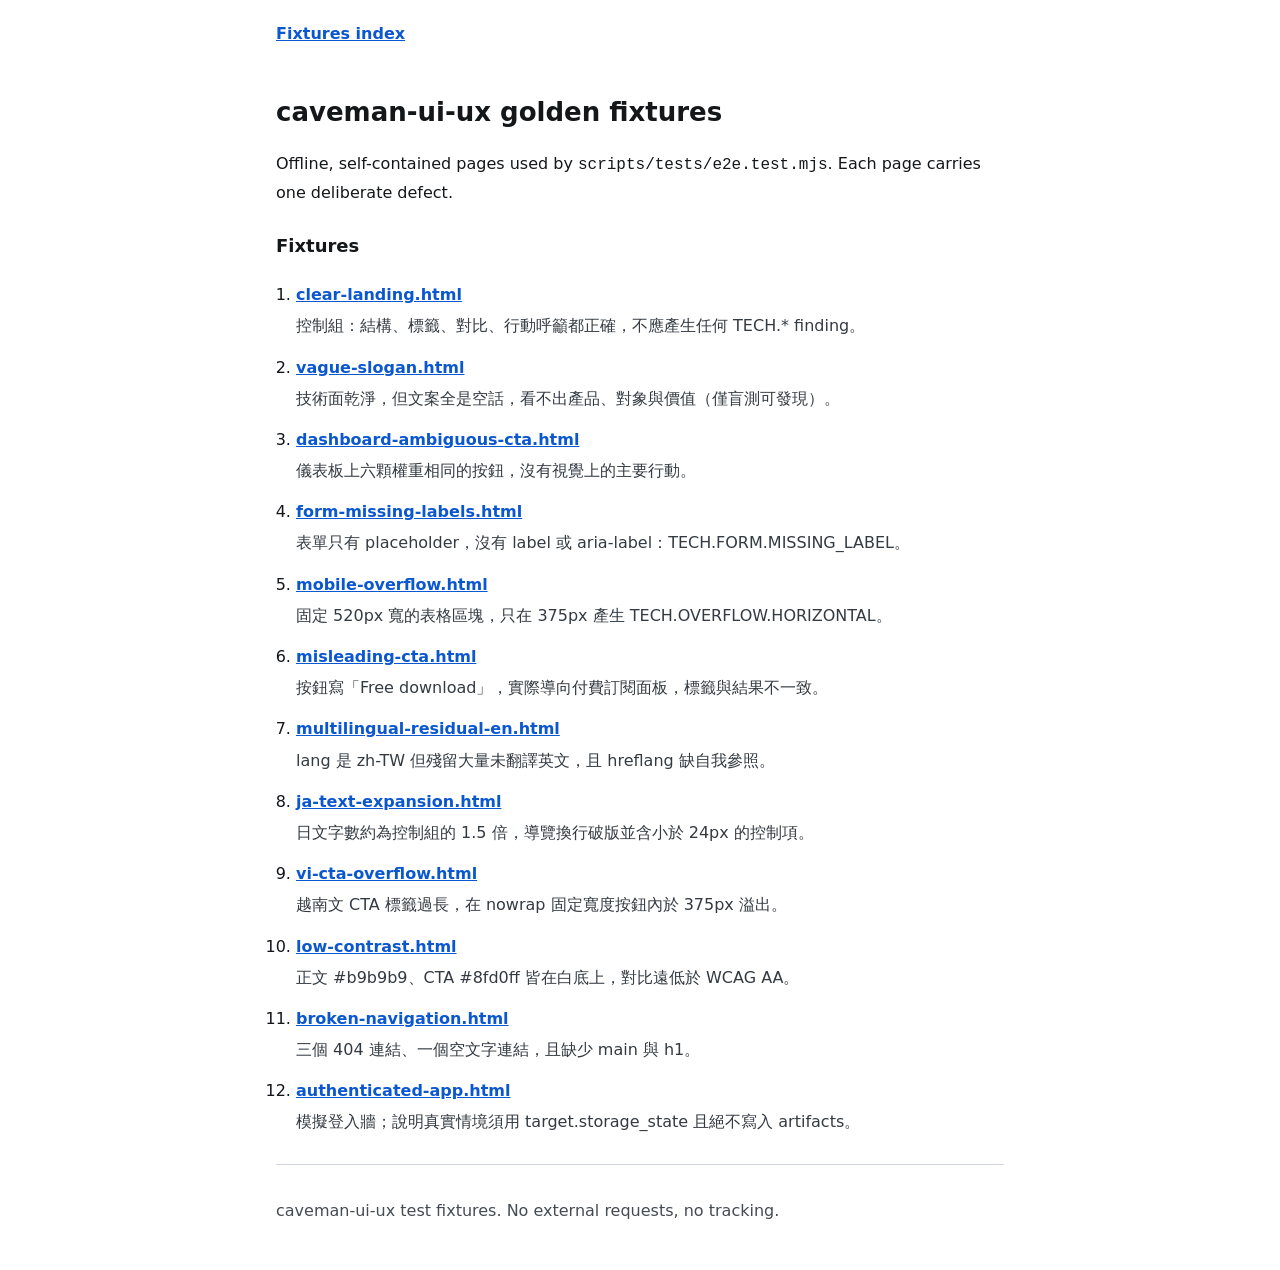
<file: scripts/tests/fixtures/index.html>
<!doctype html>
<html lang="en">
<head>
<meta charset="utf-8">
<meta name="viewport" content="width=device-width, initial-scale=1">
<meta name="description" content="caveman-ui-ux golden fixtures index.">
<title>caveman-ui-ux golden fixtures</title>
<style>
  *, *::before, *::after { box-sizing: border-box; }
  body { margin: 0; font: 16px/1.7 system-ui, "Noto Sans TC", sans-serif; color: #14171a; background: #fff; }
  .wrap { max-width: 760px; margin: 0 auto; padding: 16px; }
  nav ul { list-style: none; display: flex; gap: 8px; margin: 0; padding: 0; }
  nav a { display: inline-block; padding: 10px 12px; min-height: 44px; color: #14171a; }
  h1 { font-size: 26px; margin: 20px 0 8px; }
  h2 { font-size: 18px; margin: 24px 0 8px; }
  ol { padding-left: 20px; }
  li { margin: 0 0 10px; }
  li a { display: inline-block; padding: 4px 0; font-weight: 700; color: #0b57d0; }
  .note { display: block; color: #333a42; }
  footer { border-top: 1px solid #d0d5dd; margin-top: 28px; padding: 16px 0; color: #444b53; }
</style>
</head>
<body>
<div class="wrap">
  <header>
    <nav aria-label="Main"><ul><li><a href="./index.html">Fixtures index</a></li></ul></nav>
  </header>

  <main>
    <h1>caveman-ui-ux golden fixtures</h1>
    <p>Offline, self-contained pages used by <code>scripts/tests/e2e.test.mjs</code>. Each page
      carries one deliberate defect.</p>

    <h2>Fixtures</h2>
    <ol>
      <li><a href="./clear-landing.html">clear-landing.html</a>
        <span class="note">控制組：結構、標籤、對比、行動呼籲都正確，不應產生任何 TECH.* finding。</span></li>
      <li><a href="./vague-slogan.html">vague-slogan.html</a>
        <span class="note">技術面乾淨，但文案全是空話，看不出產品、對象與價值（僅盲測可發現）。</span></li>
      <li><a href="./dashboard-ambiguous-cta.html">dashboard-ambiguous-cta.html</a>
        <span class="note">儀表板上六顆權重相同的按鈕，沒有視覺上的主要行動。</span></li>
      <li><a href="./form-missing-labels.html">form-missing-labels.html</a>
        <span class="note">表單只有 placeholder，沒有 label 或 aria-label：TECH.FORM.MISSING_LABEL。</span></li>
      <li><a href="./mobile-overflow.html">mobile-overflow.html</a>
        <span class="note">固定 520px 寬的表格區塊，只在 375px 產生 TECH.OVERFLOW.HORIZONTAL。</span></li>
      <li><a href="./misleading-cta.html">misleading-cta.html</a>
        <span class="note">按鈕寫「Free download」，實際導向付費訂閱面板，標籤與結果不一致。</span></li>
      <li><a href="./multilingual-residual-en.html">multilingual-residual-en.html</a>
        <span class="note">lang 是 zh-TW 但殘留大量未翻譯英文，且 hreflang 缺自我參照。</span></li>
      <li><a href="./ja-text-expansion.html">ja-text-expansion.html</a>
        <span class="note">日文字數約為控制組的 1.5 倍，導覽換行破版並含小於 24px 的控制項。</span></li>
      <li><a href="./vi-cta-overflow.html">vi-cta-overflow.html</a>
        <span class="note">越南文 CTA 標籤過長，在 nowrap 固定寬度按鈕內於 375px 溢出。</span></li>
      <li><a href="./low-contrast.html">low-contrast.html</a>
        <span class="note">正文 #b9b9b9、CTA #8fd0ff 皆在白底上，對比遠低於 WCAG AA。</span></li>
      <li><a href="./broken-navigation.html">broken-navigation.html</a>
        <span class="note">三個 404 連結、一個空文字連結，且缺少 main 與 h1。</span></li>
      <li><a href="./authenticated-app.html">authenticated-app.html</a>
        <span class="note">模擬登入牆；說明真實情境須用 target.storage_state 且絕不寫入 artifacts。</span></li>
    </ol>
  </main>

  <footer><p>caveman-ui-ux test fixtures. No external requests, no tracking.</p></footer>
</div>
</body>
</html>
</file>
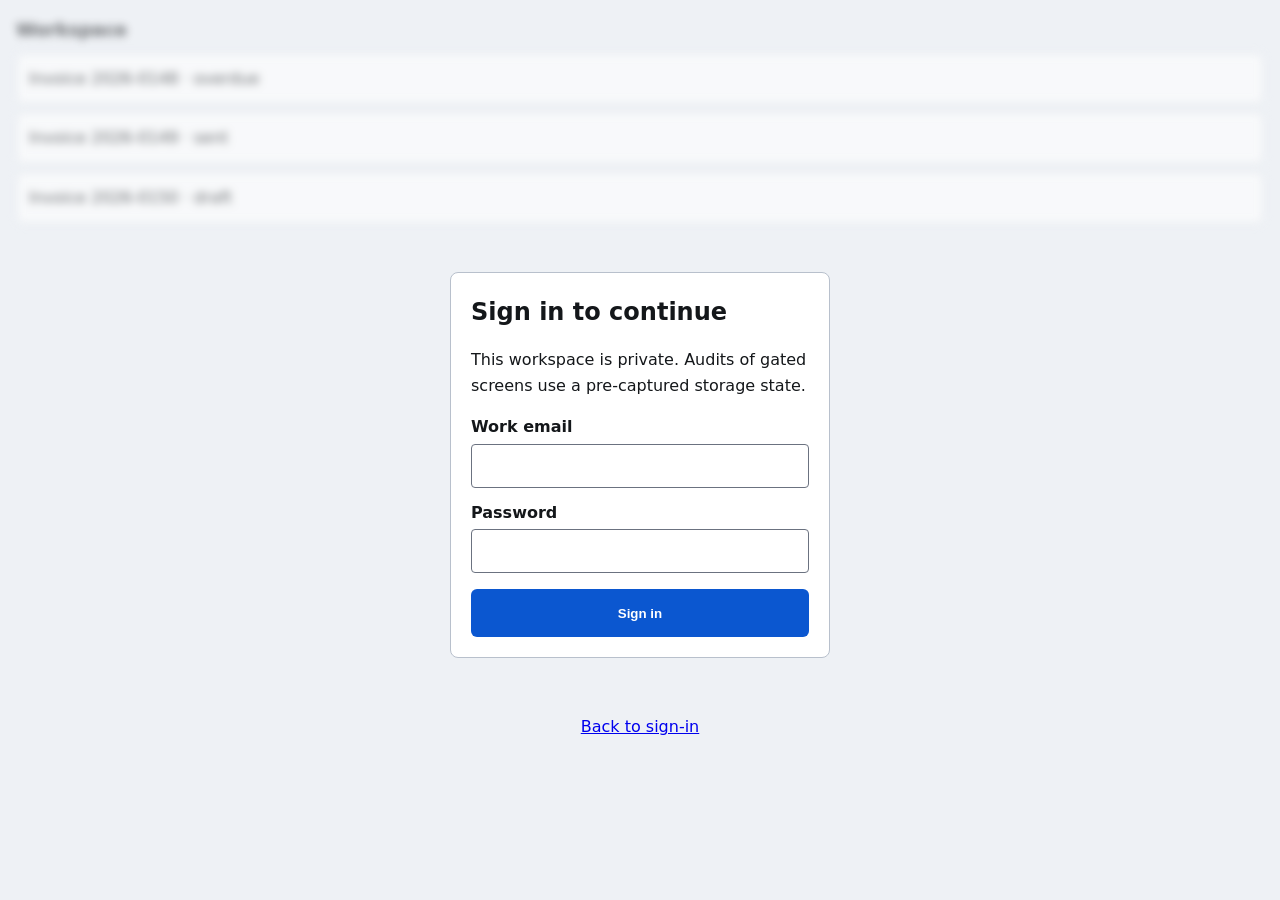
<file: scripts/tests/fixtures/authenticated-app.html>
<!doctype html>
<html lang="en">
<head>
<meta charset="utf-8">
<meta name="viewport" content="width=device-width, initial-scale=1">
<meta name="description" content="Sign in to the Ledgerly workspace.">
<title>Sign in — Ledgerly</title>
<!--
  Fixture purpose: simulate a gated app screen so the pipeline can be exercised against a
  login wall without any real credentials.

  A REAL authenticated target is never reached by typing credentials into the page. Configure
  target.storage_state in caveman.config.yaml and point it at a Playwright storage-state file
  produced outside this tool:

      target:
        storage_state: ./.auth/storage-state.json

  SPEC-001 §11: the storage state (cookies, localStorage, bearer tokens) is a secret. It MUST
  NEVER be copied into .caveman-ui-ux/runs/**, into run.json, into blind-payload.json, into any
  report, or into a screenshot. Redact any element that renders a session value using
  privacy.redact_selectors before capture.
-->
<style>
  *, *::before, *::after { box-sizing: border-box; }
  body { margin: 0; font: 16px/1.6 system-ui, sans-serif; color: #14171a; background: #eef1f5; }
  .shell { filter: blur(4px); opacity: 0.6; padding: 16px; }
  .shell h2 { font-size: 18px; margin: 0 0 8px; }
  .row { background: #fff; border: 1px solid #d0d5dd; border-radius: 6px; padding: 12px; margin: 0 0 8px; }
  .panel { max-width: 380px; margin: 24px auto; background: #fff; border: 1px solid #b8c0cc;
    border-radius: 8px; padding: 20px; }
  h1 { font-size: 24px; margin: 0 0 12px; }
  label { display: block; font-weight: 600; margin: 12px 0 4px; }
  input { width: 100%; min-height: 44px; padding: 10px; border: 1px solid #6b7280;
    border-radius: 4px; font-size: 16px; }
  button { width: 100%; min-height: 48px; margin-top: 16px; background: #0b57d0; color: #fff;
    font-weight: 700; border: 0; border-radius: 6px; }
  footer { text-align: center; padding: 16px; color: #444b53; }
</style>
</head>
<body>
<div class="shell" aria-hidden="true">
  <h2>Workspace</h2>
  <div class="row">Invoice 2026-0148 &middot; overdue</div>
  <div class="row">Invoice 2026-0149 &middot; sent</div>
  <div class="row">Invoice 2026-0150 &middot; draft</div>
</div>

<main>
  <div class="panel">
    <h1>Sign in to continue</h1>
    <p>This workspace is private. Audits of gated screens use a pre-captured storage state.</p>
    <form action="./index.html" method="get">
      <label for="workspace-email">Work email</label>
      <input id="workspace-email" name="email" type="email" autocomplete="username" required>
      <label for="workspace-password">Password</label>
      <input id="workspace-password" name="password" type="password" autocomplete="current-password" required>
      <button type="submit">Sign in</button>
    </form>
  </div>
</main>

<footer><p><a href="./authenticated-app.html">Back to sign-in</a></p></footer>
</body>
</html>
</file>
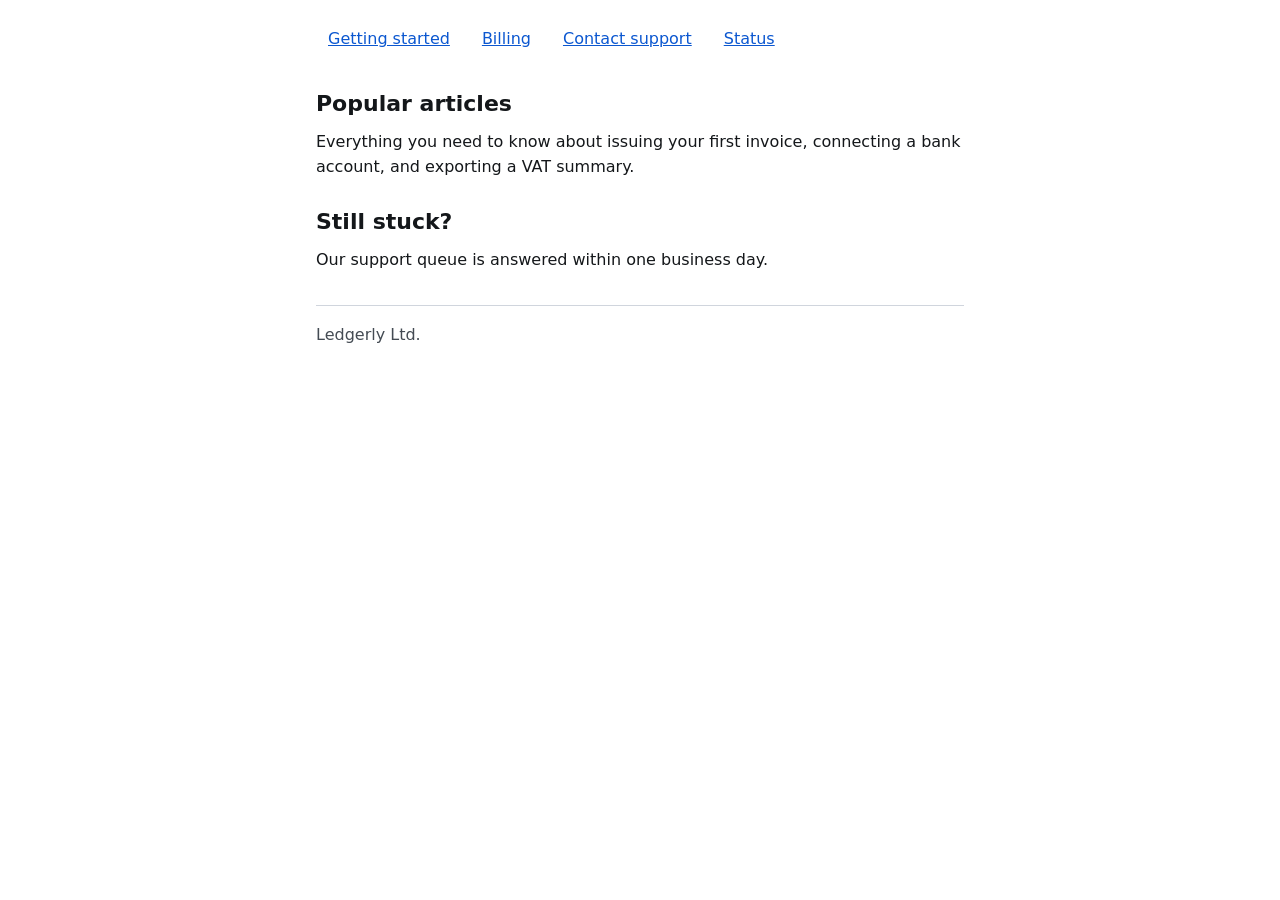
<file: scripts/tests/fixtures/broken-navigation.html>
<!doctype html>
<html lang="en">
<head>
<meta charset="utf-8">
<meta name="viewport" content="width=device-width, initial-scale=1">
<meta name="description" content="Help centre index.">
<title>Help centre</title>
<style>
  *, *::before, *::after { box-sizing: border-box; }
  body { margin: 0; font: 16px/1.6 system-ui, sans-serif; color: #14171a; background: #fff; }
  .wrap { max-width: 680px; margin: 0 auto; padding: 16px; }
  nav ul { list-style: none; display: flex; flex-wrap: wrap; gap: 8px; margin: 0; padding: 0; }
  nav a { display: inline-block; padding: 10px 12px; min-height: 44px; color: #0b57d0; }
  h2 { font-size: 22px; margin: 24px 0 8px; }
  p { margin: 0 0 12px; }
  footer { border-top: 1px solid #d0d5dd; margin-top: 32px; padding: 16px 0; color: #444b53; }
</style>
</head>
<body>
<div class="wrap">
  <header>
    <!-- Defect A: three links to files that do not exist -> TECH.LINK.BROKEN (HTTP 404). -->
    <nav aria-label="Main">
      <ul>
        <li><a href="./does-not-exist-1.html">Getting started</a></li>
        <li><a href="./does-not-exist-2.html">Billing</a></li>
        <li><a href="./does-not-exist-3.html">Contact support</a></li>
        <li><a href="./does-not-exist-4.html">Status</a></li>
      </ul>
    </nav>
  </header>

  <!-- Defect B: no <main> and no role="main" -> TECH.NAV.NO_MAIN. -->
  <!-- Defect C: no <h1> anywhere on the page -> TECH.HEADING.MISSING_H1. -->
  <div>
    <h2>Popular articles</h2>
    <p>Everything you need to know about issuing your first invoice, connecting a bank account,
      and exporting a VAT summary.</p>

    <!-- Defect D: an anchor with no text and no aria-label -> TECH.LINK.EMPTY_TEXT. -->
    <p><a href="./does-not-exist-5.html"></a></p>

    <h2>Still stuck?</h2>
    <p>Our support queue is answered within one business day.</p>
  </div>

  <footer><p>Ledgerly Ltd.</p></footer>
</div>
</body>
</html>
</file>
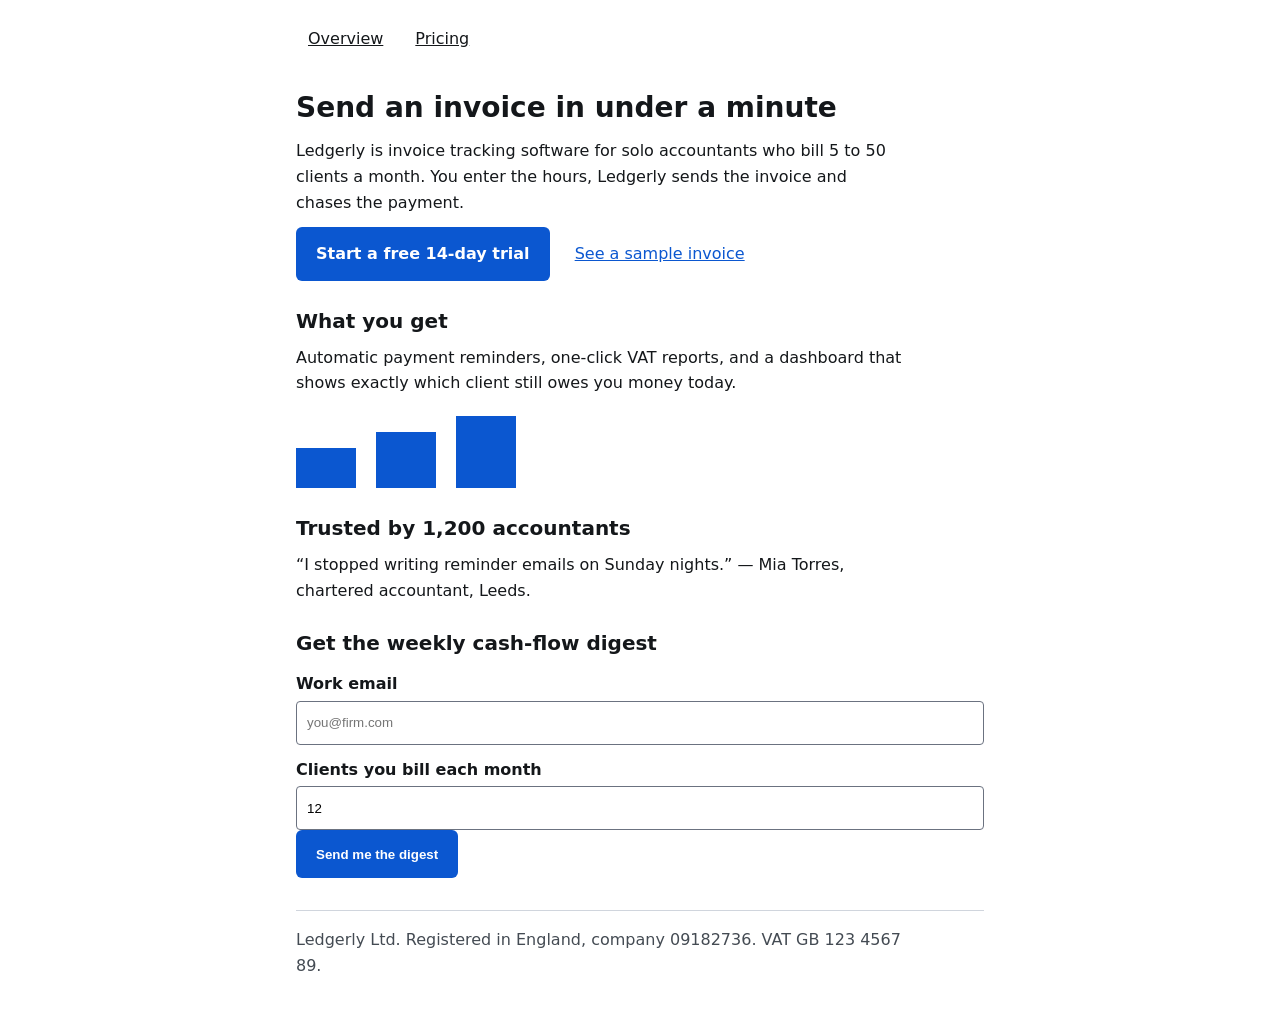
<file: scripts/tests/fixtures/clear-landing.html>
<!doctype html>
<html lang="en">
<head>
<meta charset="utf-8">
<meta name="viewport" content="width=device-width, initial-scale=1">
<meta name="description" content="Invoice tracking for solo accountants. Send an invoice in under a minute.">
<title>Ledgerly — Invoice tracking for solo accountants</title>
<style>
  *, *::before, *::after { box-sizing: border-box; }
  body { margin: 0; font: 16px/1.6 system-ui, sans-serif; color: #14171a; background: #fff; }
  .wrap { max-width: 720px; margin: 0 auto; padding: 16px; }
  nav ul { list-style: none; display: flex; flex-wrap: wrap; gap: 8px; margin: 0; padding: 0; }
  nav a { display: inline-block; padding: 10px 12px; min-height: 44px; color: #14171a; }
  h1 { font-size: 28px; margin: 24px 0 8px; }
  h2 { font-size: 20px; margin: 24px 0 8px; }
  p { margin: 0 0 12px; max-width: 60ch; }
  .cta { display: inline-block; min-height: 48px; padding: 14px 20px; background: #0b57d0;
         color: #fff; font-weight: 700; border: 0; border-radius: 6px; text-decoration: none; }
  .ghost { display: inline-block; min-height: 48px; padding: 14px 20px; color: #0b57d0; }
  label { display: block; font-weight: 600; margin: 12px 0 4px; }
  input { width: 100%; min-height: 44px; padding: 10px; border: 1px solid #6b7280; border-radius: 4px; }
  footer { border-top: 1px solid #d0d5dd; margin-top: 32px; padding: 16px 0; color: #444b53; }
  svg { display: block; max-width: 100%; height: auto; }
</style>
</head>
<body>
<div class="wrap">
  <header>
    <nav aria-label="Main">
      <ul>
        <li><a href="./clear-landing.html">Overview</a></li>
        <li><a href="./clear-landing.html">Pricing</a></li>
      </ul>
    </nav>
  </header>

  <main>
    <h1>Send an invoice in under a minute</h1>
    <p>Ledgerly is invoice tracking software for solo accountants who bill 5 to 50 clients
      a month. You enter the hours, Ledgerly sends the invoice and chases the payment.</p>
    <p><a class="cta" href="./clear-landing.html">Start a free 14-day trial</a>
       <a class="ghost" href="./clear-landing.html">See a sample invoice</a></p>

    <h2>What you get</h2>
    <p>Automatic payment reminders, one-click VAT reports, and a dashboard that shows exactly
      which client still owes you money today.</p>
    <svg width="240" height="80" viewBox="0 0 240 80" role="img" aria-label="Three invoices paid on time">
      <rect x="0" y="40" width="60" height="40" fill="#0b57d0"></rect>
      <rect x="80" y="24" width="60" height="56" fill="#0b57d0"></rect>
      <rect x="160" y="8" width="60" height="72" fill="#0b57d0"></rect>
    </svg>

    <h2>Trusted by 1,200 accountants</h2>
    <p>&ldquo;I stopped writing reminder emails on Sunday nights.&rdquo; — Mia Torres, chartered accountant, Leeds.</p>

    <h2>Get the weekly cash-flow digest</h2>
    <form action="./index.html" method="get">
      <label for="email">Work email</label>
      <input id="email" name="email" type="email" placeholder="you@firm.com" required>
      <label for="clients">Clients you bill each month</label>
      <input id="clients" name="clients" type="number" min="1" max="500" value="12">
      <p><button class="cta" type="submit">Send me the digest</button></p>
    </form>
  </main>

  <footer>
    <p>Ledgerly Ltd. Registered in England, company 09182736. VAT GB 123 4567 89.</p>
  </footer>
</div>
</body>
</html>
</file>
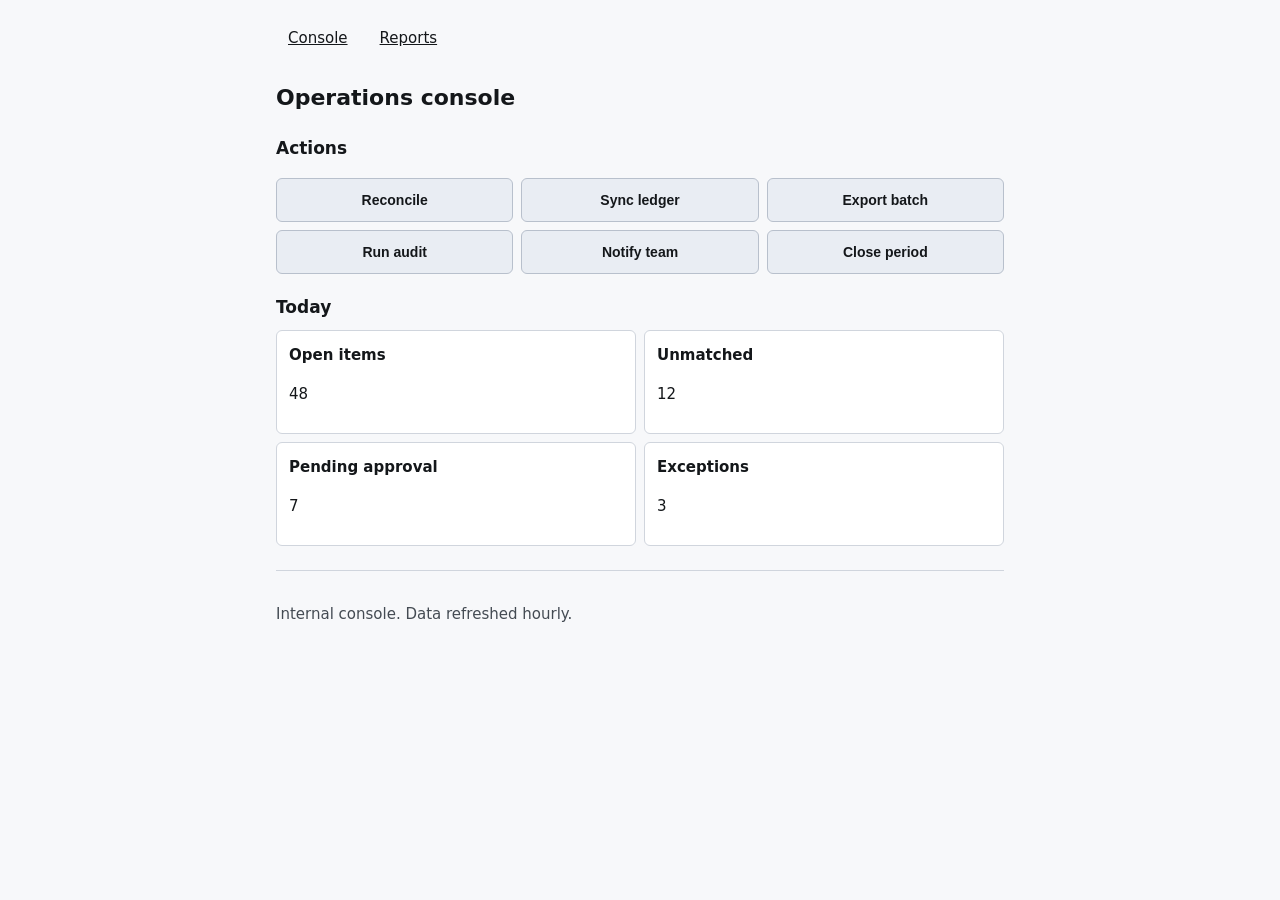
<file: scripts/tests/fixtures/dashboard-ambiguous-cta.html>
<!doctype html>
<html lang="en">
<head>
<meta charset="utf-8">
<meta name="viewport" content="width=device-width, initial-scale=1">
<meta name="description" content="Operations console overview.">
<title>Operations console</title>
<style>
  *, *::before, *::after { box-sizing: border-box; }
  body { margin: 0; font: 15px/1.6 system-ui, sans-serif; color: #14171a; background: #f7f8fa; }
  .wrap { max-width: 760px; margin: 0 auto; padding: 16px; }
  nav ul { list-style: none; display: flex; flex-wrap: wrap; gap: 8px; margin: 0; padding: 0; }
  nav a { display: inline-block; padding: 10px 12px; min-height: 44px; color: #14171a; }
  h1 { font-size: 22px; margin: 20px 0 12px; }
  h2 { font-size: 17px; margin: 20px 0 8px; }
  .cards { display: flex; flex-wrap: wrap; gap: 8px; }
  .card { flex: 1 1 45%; background: #fff; border: 1px solid #d0d5dd; border-radius: 6px; padding: 12px; }
  .actions { display: flex; flex-wrap: wrap; gap: 8px; margin: 16px 0; }
  /* Six buttons, identical weight: no visual primary action. */
  .actions button { flex: 1 1 30%; min-height: 44px; padding: 12px 10px; font-size: 14px;
    font-weight: 600; color: #14171a; background: #e9edf3; border: 1px solid #b8c0cc; border-radius: 6px; }
  footer { border-top: 1px solid #d0d5dd; margin-top: 24px; padding: 16px 0; color: #444b53; }
</style>
</head>
<body>
<div class="wrap">
  <header>
    <nav aria-label="Main">
      <ul>
        <li><a href="./dashboard-ambiguous-cta.html">Console</a></li>
        <li><a href="./dashboard-ambiguous-cta.html">Reports</a></li>
      </ul>
    </nav>
  </header>

  <main>
    <h1>Operations console</h1>

    <h2>Actions</h2>
    <div class="actions">
      <button type="button">Reconcile</button>
      <button type="button">Sync ledger</button>
      <button type="button">Export batch</button>
      <button type="button">Run audit</button>
      <button type="button">Notify team</button>
      <button type="button">Close period</button>
    </div>

    <h2>Today</h2>
    <div class="cards">
      <div class="card"><strong>Open items</strong><p>48</p></div>
      <div class="card"><strong>Unmatched</strong><p>12</p></div>
      <div class="card"><strong>Pending approval</strong><p>7</p></div>
      <div class="card"><strong>Exceptions</strong><p>3</p></div>
    </div>
  </main>

  <footer><p>Internal console. Data refreshed hourly.</p></footer>
</div>
</body>
</html>
</file>
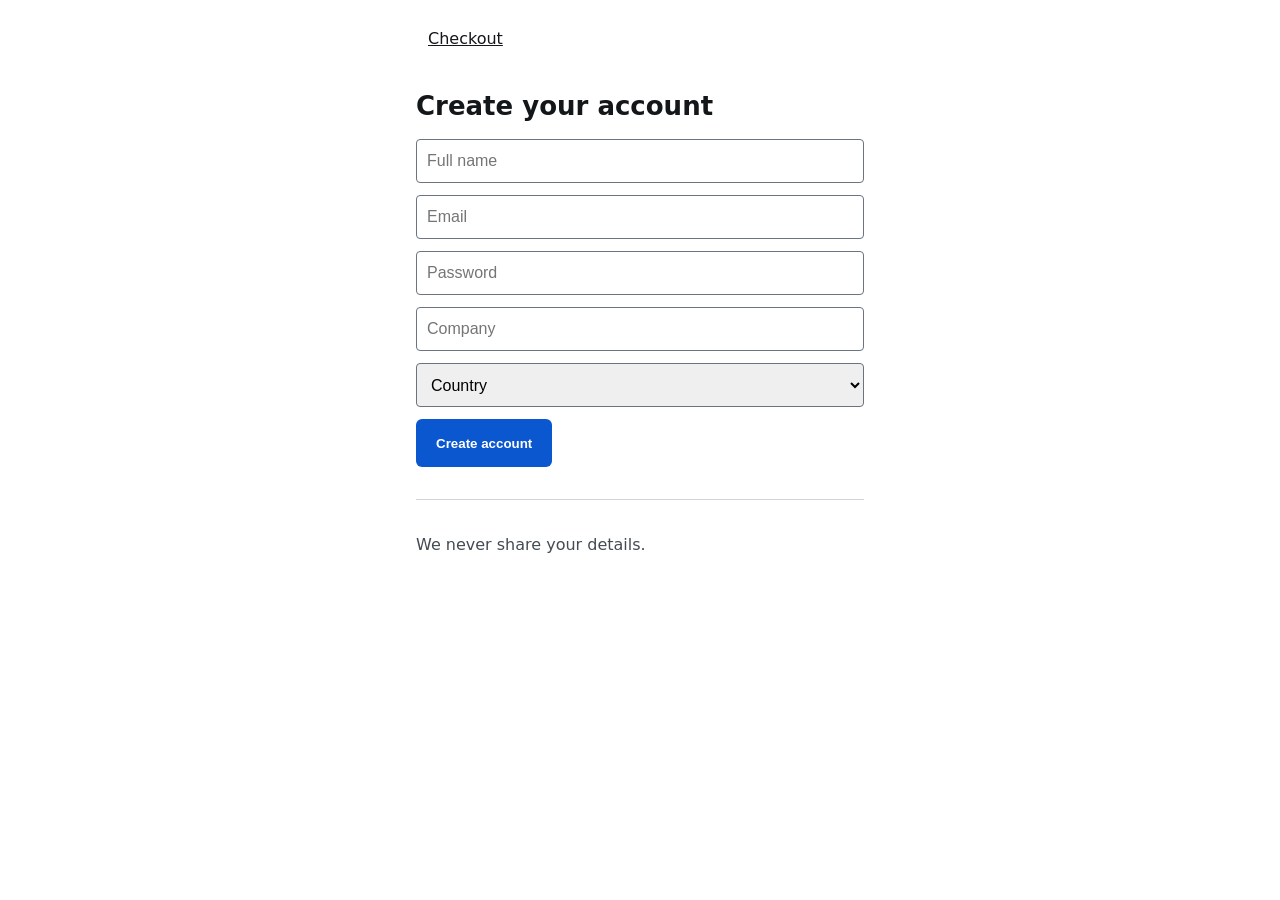
<file: scripts/tests/fixtures/form-missing-labels.html>
<!doctype html>
<html lang="en">
<head>
<meta charset="utf-8">
<meta name="viewport" content="width=device-width, initial-scale=1">
<meta name="description" content="Account signup form.">
<title>Create your account</title>
<style>
  *, *::before, *::after { box-sizing: border-box; }
  body { margin: 0; font: 16px/1.6 system-ui, sans-serif; color: #14171a; background: #fff; }
  .wrap { max-width: 480px; margin: 0 auto; padding: 16px; }
  nav ul { list-style: none; display: flex; gap: 8px; margin: 0; padding: 0; }
  nav a { display: inline-block; padding: 10px 12px; min-height: 44px; color: #14171a; }
  h1 { font-size: 26px; margin: 24px 0 12px; }
  input, select { width: 100%; min-height: 44px; padding: 10px; margin: 0 0 12px;
    border: 1px solid #6b7280; border-radius: 4px; font-size: 16px; }
  button { min-height: 48px; padding: 14px 20px; background: #0b57d0; color: #fff;
    font-weight: 700; border: 0; border-radius: 6px; }
  footer { border-top: 1px solid #d0d5dd; margin-top: 32px; padding: 16px 0; color: #444b53; }
</style>
</head>
<body>
<div class="wrap">
  <header>
    <nav aria-label="Main"><ul><li><a href="./form-missing-labels.html">Checkout</a></li></ul></nav>
  </header>

  <main>
    <h1>Create your account</h1>
    <!-- Defect: every control is placeholder-only. No <label>, no aria-label,
         no aria-labelledby, no title. Expect TECH.FORM.MISSING_LABEL on 5 controls. -->
    <form action="./index.html" method="get">
      <input name="full_name" type="text" placeholder="Full name">
      <input name="email" type="email" placeholder="Email">
      <input name="password" type="password" placeholder="Password">
      <input name="company" type="text" placeholder="Company">
      <select name="country">
        <option value="">Country</option>
        <option value="tw">Taiwan</option>
        <option value="jp">Japan</option>
        <option value="vn">Vietnam</option>
      </select>
      <button type="submit">Create account</button>
    </form>
  </main>

  <footer><p>We never share your details.</p></footer>
</div>
</body>
</html>
</file>
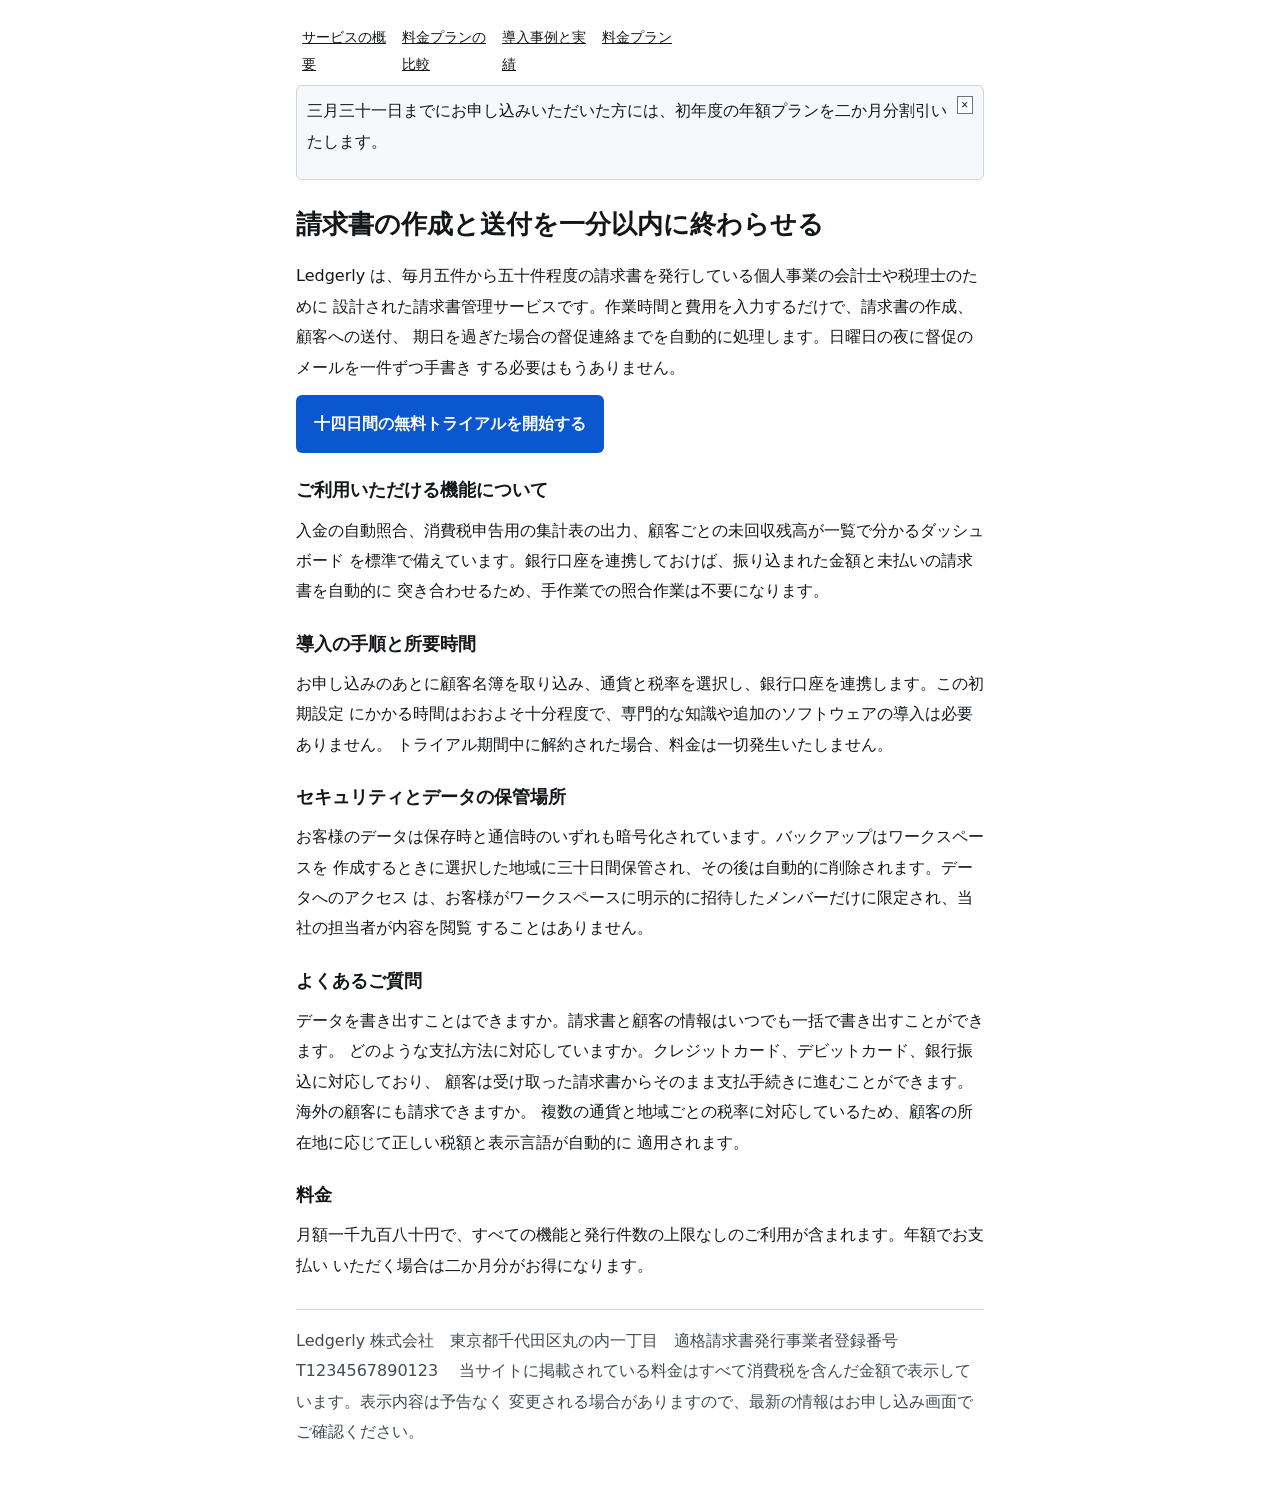
<file: scripts/tests/fixtures/ja-text-expansion.html>
<!doctype html>
<html lang="ja">
<head>
<meta charset="utf-8">
<meta name="viewport" content="width=device-width, initial-scale=1">
<meta name="description" content="個人事業の会計士向け請求書管理サービス。">
<title>Ledgerly 請求書管理</title>
<style>
  *, *::before, *::after { box-sizing: border-box; }
  body { margin: 0; font: 16px/1.9 system-ui, "Hiragino Sans", "Noto Sans JP", sans-serif;
    color: #14171a; background: #fff; }
  .wrap { max-width: 720px; margin: 0 auto; padding: 16px; }
  /* Defect A: long Japanese nav labels wrap into ragged two-line rows. */
  nav ul { list-style: none; display: flex; flex-wrap: wrap; gap: 4px; margin: 0; padding: 0; }
  nav li { max-width: 96px; }
  nav a { display: inline-block; padding: 8px 6px; min-height: 44px; font-size: 14px; color: #14171a; }
  h1 { font-size: 26px; margin: 20px 0 12px; }
  h2 { font-size: 18px; margin: 20px 0 8px; }
  p { margin: 0 0 12px; }
  .cta { display: inline-block; min-height: 48px; padding: 14px 18px; background: #0b57d0;
    color: #fff; font-weight: 700; border-radius: 6px; text-decoration: none; }
  /* Defect B: a 18x18 interactive control -> TECH.TAP_TARGET.SMALL. */
  .tiny-close { width: 18px; height: 18px; padding: 0; line-height: 16px; font-size: 12px;
    border: 1px solid #6b7280; background: #fff; color: #14171a; }
  .notice { display: flex; align-items: flex-start; gap: 8px; border: 1px solid #d0d5dd;
    border-radius: 6px; padding: 10px; background: #f7f8fa; }
  footer { border-top: 1px solid #d0d5dd; margin-top: 28px; padding: 16px 0; color: #444b53; }
</style>
</head>
<body>
<div class="wrap">
  <header>
    <nav aria-label="メインナビゲーション">
      <ul>
        <li><a href="./ja-text-expansion.html">サービスの概要</a></li>
        <li><a href="./ja-text-expansion.html">料金プランの比較</a></li>
        <li><a href="./ja-text-expansion.html">導入事例と実績</a></li>
        <li><a href="./ja-text-expansion.html">料金プラン</a></li>
      </ul>
    </nav>
  </header>

  <main>
    <div class="notice">
      <p>三月三十一日までにお申し込みいただいた方には、初年度の年額プランを二か月分割引いたします。</p>
      <button class="tiny-close" type="button" aria-label="お知らせを閉じる">×</button>
    </div>

    <h1>請求書の作成と送付を一分以内に終わらせる</h1>
    <p>Ledgerly は、毎月五件から五十件程度の請求書を発行している個人事業の会計士や税理士のために
      設計された請求書管理サービスです。作業時間と費用を入力するだけで、請求書の作成、顧客への送付、
      期日を過ぎた場合の督促連絡までを自動的に処理します。日曜日の夜に督促のメールを一件ずつ手書き
      する必要はもうありません。</p>
    <p><a class="cta" href="./ja-text-expansion.html">十四日間の無料トライアルを開始する</a></p>

    <h2>ご利用いただける機能について</h2>
    <p>入金の自動照合、消費税申告用の集計表の出力、顧客ごとの未回収残高が一覧で分かるダッシュボード
      を標準で備えています。銀行口座を連携しておけば、振り込まれた金額と未払いの請求書を自動的に
      突き合わせるため、手作業での照合作業は不要になります。</p>

    <h2>導入の手順と所要時間</h2>
    <p>お申し込みのあとに顧客名簿を取り込み、通貨と税率を選択し、銀行口座を連携します。この初期設定
      にかかる時間はおおよそ十分程度で、専門的な知識や追加のソフトウェアの導入は必要ありません。
      トライアル期間中に解約された場合、料金は一切発生いたしません。</p>

    <h2>セキュリティとデータの保管場所</h2>
    <p>お客様のデータは保存時と通信時のいずれも暗号化されています。バックアップはワークスペースを
      作成するときに選択した地域に三十日間保管され、その後は自動的に削除されます。データへのアクセス
      は、お客様がワークスペースに明示的に招待したメンバーだけに限定され、当社の担当者が内容を閲覧
      することはありません。</p>

    <h2>よくあるご質問</h2>
    <p>データを書き出すことはできますか。請求書と顧客の情報はいつでも一括で書き出すことができます。
      どのような支払方法に対応していますか。クレジットカード、デビットカード、銀行振込に対応しており、
      顧客は受け取った請求書からそのまま支払手続きに進むことができます。海外の顧客にも請求できますか。
      複数の通貨と地域ごとの税率に対応しているため、顧客の所在地に応じて正しい税額と表示言語が自動的に
      適用されます。</p>

    <h2>料金</h2>
    <p>月額一千九百八十円で、すべての機能と発行件数の上限なしのご利用が含まれます。年額でお支払い
      いただく場合は二か月分がお得になります。</p>
  </main>

  <footer>
    <p>Ledgerly 株式会社　東京都千代田区丸の内一丁目　適格請求書発行事業者登録番号 T1234567890123　
      当サイトに掲載されている料金はすべて消費税を含んだ金額で表示しています。表示内容は予告なく
      変更される場合がありますので、最新の情報はお申し込み画面でご確認ください。</p>
  </footer>
</div>
</body>
</html>
</file>
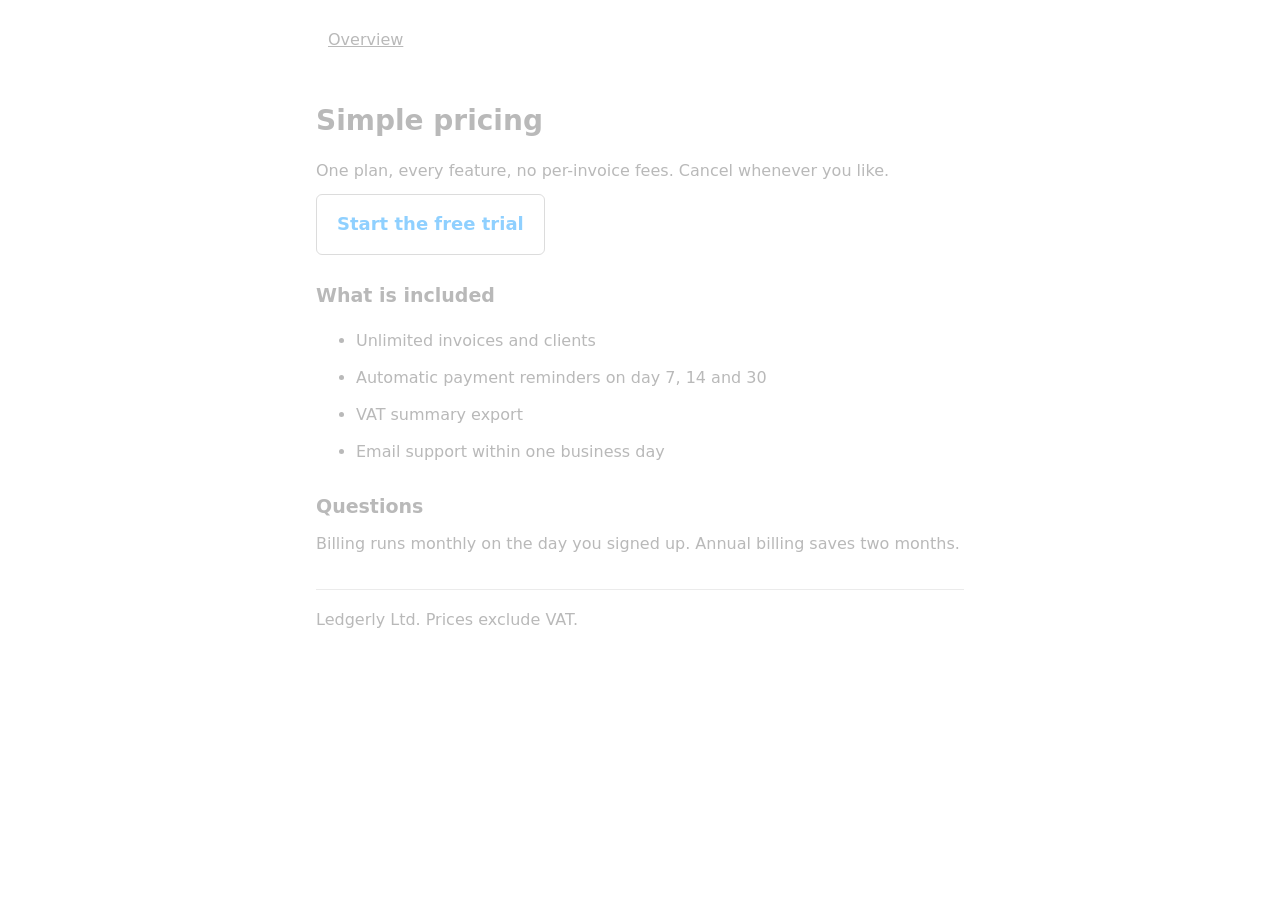
<file: scripts/tests/fixtures/low-contrast.html>
<!doctype html>
<html lang="en">
<head>
<meta charset="utf-8">
<meta name="viewport" content="width=device-width, initial-scale=1">
<meta name="description" content="Pricing for the Ledgerly plans.">
<title>Pricing</title>
<style>
  *, *::before, *::after { box-sizing: border-box; }
  /* Defect: body text #b9b9b9 on #ffffff is ~1.9:1 and the CTA #8fd0ff on #ffffff is ~1.7:1.
     Both are far below WCAG AA -> axe color-contrast violations. Structure is otherwise clean. */
  body { margin: 0; font: 16px/1.7 system-ui, sans-serif; color: #b9b9b9; background: #ffffff; }
  .wrap { max-width: 680px; margin: 0 auto; padding: 16px; }
  nav ul { list-style: none; display: flex; gap: 8px; margin: 0; padding: 0; }
  nav a { display: inline-block; padding: 10px 12px; min-height: 44px; color: #b9b9b9; }
  h1 { font-size: 28px; margin: 24px 0 12px; color: #b9b9b9; }
  h2 { font-size: 19px; margin: 24px 0 8px; color: #b9b9b9; }
  p, li { margin: 0 0 10px; }
  .cta { display: inline-block; min-height: 48px; padding: 14px 20px; background: #ffffff;
    color: #8fd0ff; font-size: 18px; font-weight: 700; border: 1px solid #dcdcdc;
    border-radius: 6px; text-decoration: none; }
  footer { border-top: 1px solid #ebebeb; margin-top: 32px; padding: 16px 0; color: #b9b9b9; }
</style>
</head>
<body>
<div class="wrap">
  <header>
    <nav aria-label="Main"><ul><li><a href="./low-contrast.html">Overview</a></li></ul></nav>
  </header>

  <main>
    <h1>Simple pricing</h1>
    <p>One plan, every feature, no per-invoice fees. Cancel whenever you like.</p>
    <p><a class="cta" href="./low-contrast.html">Start the free trial</a></p>

    <h2>What is included</h2>
    <ul>
      <li>Unlimited invoices and clients</li>
      <li>Automatic payment reminders on day 7, 14 and 30</li>
      <li>VAT summary export</li>
      <li>Email support within one business day</li>
    </ul>

    <h2>Questions</h2>
    <p>Billing runs monthly on the day you signed up. Annual billing saves two months.</p>
  </main>

  <footer><p>Ledgerly Ltd. Prices exclude VAT.</p></footer>
</div>
</body>
</html>
</file>
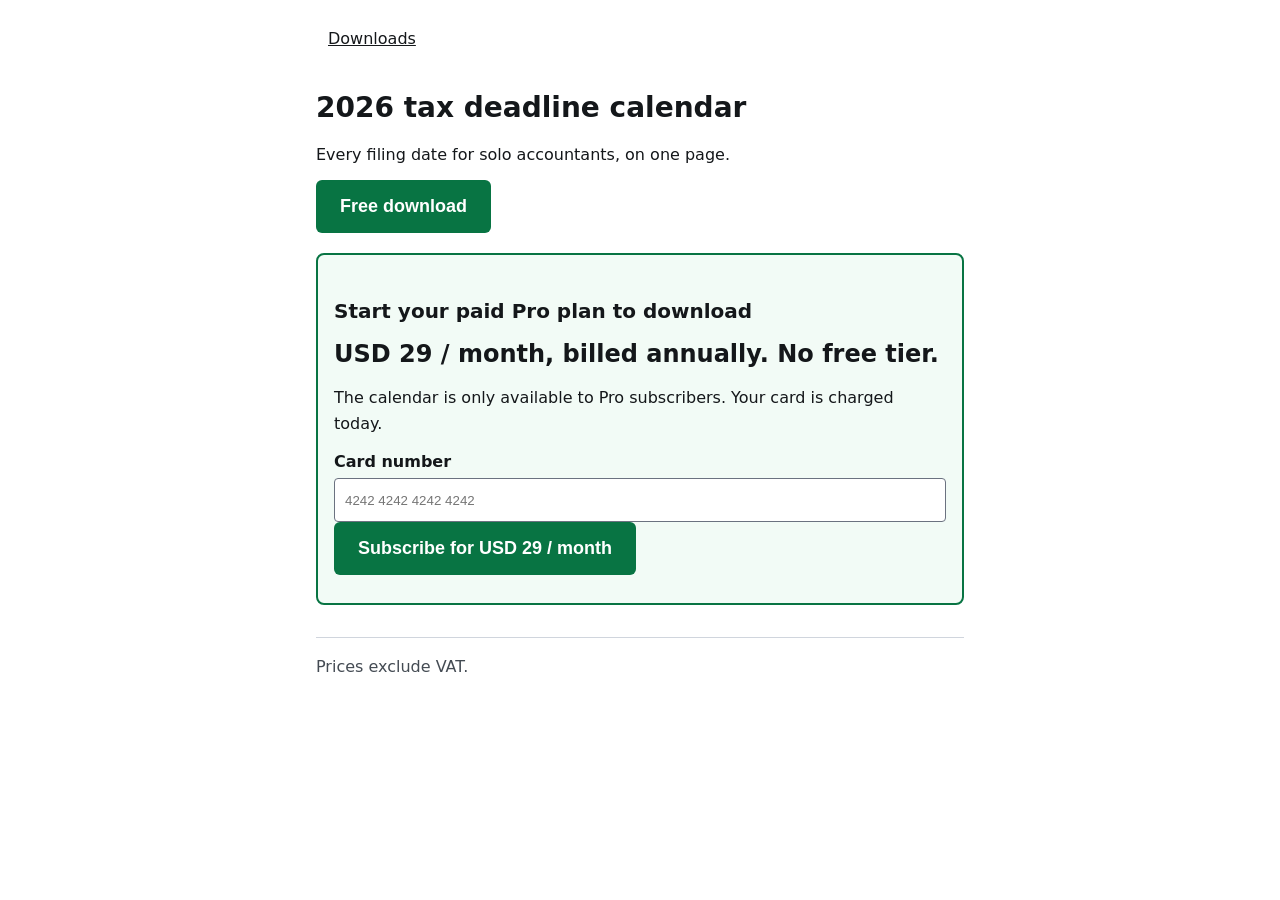
<file: scripts/tests/fixtures/misleading-cta.html>
<!doctype html>
<html lang="en">
<head>
<meta charset="utf-8">
<meta name="viewport" content="width=device-width, initial-scale=1">
<meta name="description" content="Download the 2026 tax deadline calendar.">
<title>2026 tax deadline calendar</title>
<style>
  *, *::before, *::after { box-sizing: border-box; }
  body { margin: 0; font: 16px/1.6 system-ui, sans-serif; color: #14171a; background: #fff; }
  .wrap { max-width: 680px; margin: 0 auto; padding: 16px; }
  nav ul { list-style: none; display: flex; gap: 8px; margin: 0; padding: 0; }
  nav a { display: inline-block; padding: 10px 12px; min-height: 44px; color: #14171a; }
  h1 { font-size: 28px; margin: 24px 0 12px; }
  h2 { font-size: 20px; margin: 24px 0 8px; }
  p { margin: 0 0 12px; max-width: 60ch; }
  .cta { display: inline-block; min-height: 52px; padding: 16px 24px; background: #087443;
    color: #fff; font-size: 18px; font-weight: 800; border: 0; border-radius: 6px; }
  .paywall { border: 2px solid #087443; border-radius: 8px; padding: 16px; margin-top: 20px; background: #f2fbf6; }
  .price { font-size: 24px; font-weight: 800; }
  label { display: block; font-weight: 600; margin: 12px 0 4px; }
  input { width: 100%; min-height: 44px; padding: 10px; border: 1px solid #6b7280; border-radius: 4px; }
  footer { border-top: 1px solid #d0d5dd; margin-top: 32px; padding: 16px 0; color: #444b53; }
</style>
</head>
<body>
<div class="wrap">
  <header>
    <nav aria-label="Main"><ul><li><a href="./misleading-cta.html">Downloads</a></li></ul></nav>
  </header>

  <main>
    <h1>2026 tax deadline calendar</h1>
    <p>Every filing date for solo accountants, on one page.</p>

    <!-- Defect: the prominent CTA promises "Free download" but only reveals a paid signup. -->
    <p><button class="cta" type="button">Free download</button></p>

    <div class="paywall" id="paywall">
      <h2>Start your paid Pro plan to download</h2>
      <p class="price">USD 29 / month, billed annually. No free tier.</p>
      <p>The calendar is only available to Pro subscribers. Your card is charged today.</p>
      <form action="./index.html" method="get">
        <label for="card">Card number</label>
        <input id="card" name="card" type="text" inputmode="numeric" placeholder="4242 4242 4242 4242">
        <p><button class="cta" type="submit">Subscribe for USD 29 / month</button></p>
      </form>
    </div>
  </main>

  <footer><p>Prices exclude VAT.</p></footer>
</div>
</body>
</html>
</file>
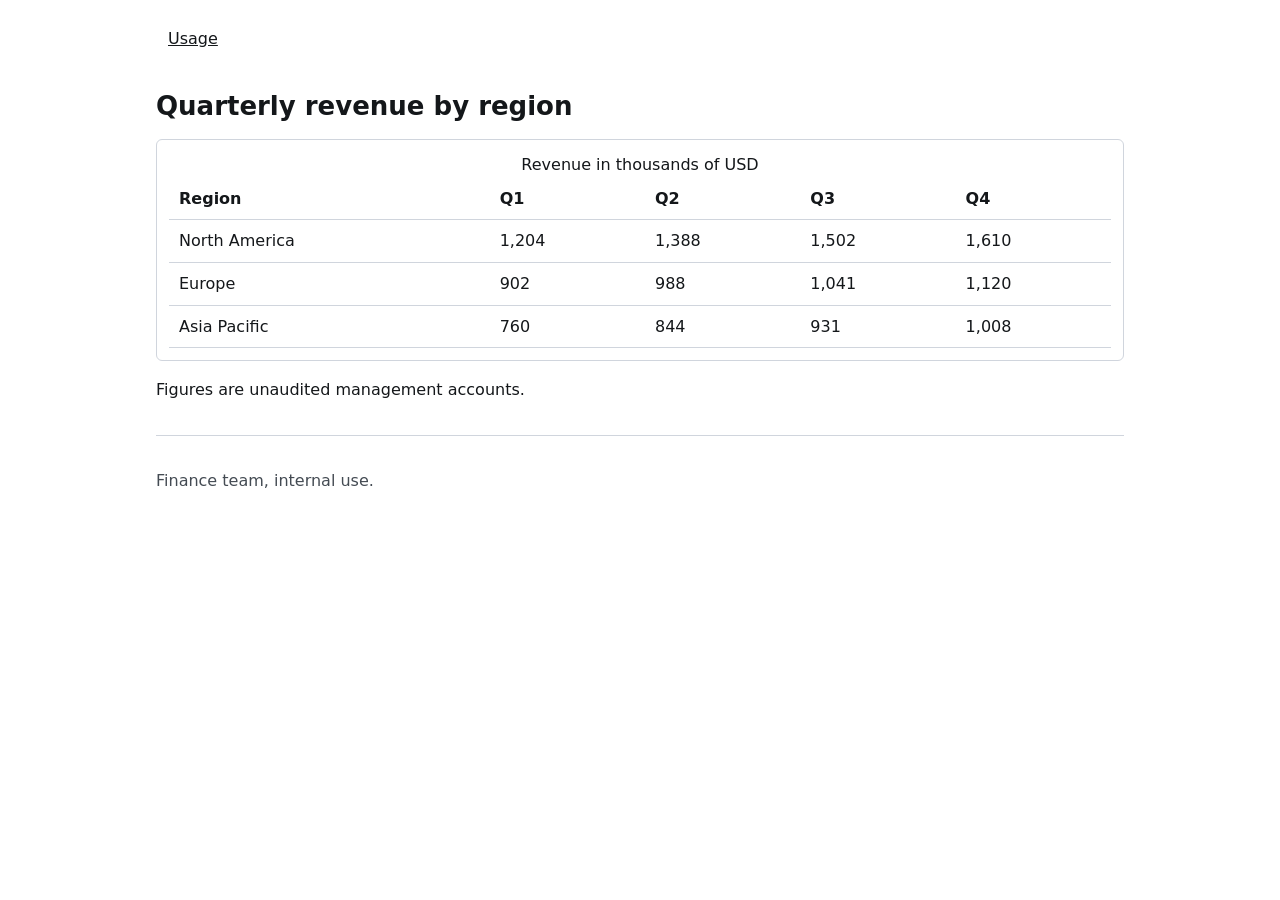
<file: scripts/tests/fixtures/mobile-overflow.html>
<!doctype html>
<html lang="en">
<head>
<meta charset="utf-8">
<meta name="viewport" content="width=device-width, initial-scale=1">
<meta name="description" content="Quarterly revenue by region.">
<title>Quarterly revenue</title>
<style>
  *, *::before, *::after { box-sizing: border-box; }
  body { margin: 0; font: 16px/1.6 system-ui, sans-serif; color: #14171a; background: #fff; }
  .wrap { max-width: 1000px; margin: 0 auto; padding: 16px; }
  nav ul { list-style: none; display: flex; gap: 8px; margin: 0; padding: 0; }
  nav a { display: inline-block; padding: 10px 12px; min-height: 44px; color: #14171a; }
  h1 { font-size: 26px; margin: 24px 0 12px; }
  /* Defect: a rigid 520px block. At the 375px viewport documentScrollWidth > clientWidth.
     At 1280px it fits, so TECH.OVERFLOW.HORIZONTAL must fire on mobile only. */
  .rigid { min-width: 520px; border: 1px solid #d0d5dd; border-radius: 6px; padding: 12px; }
  table { width: 100%; border-collapse: collapse; }
  th, td { border-bottom: 1px solid #d0d5dd; padding: 8px 10px; text-align: left; white-space: nowrap; }
  footer { border-top: 1px solid #d0d5dd; margin-top: 32px; padding: 16px 0; color: #444b53; }
</style>
</head>
<body>
<div class="wrap">
  <header>
    <nav aria-label="Main"><ul><li><a href="./mobile-overflow.html">Usage</a></li></ul></nav>
  </header>

  <main>
    <h1>Quarterly revenue by region</h1>
    <div class="rigid" id="rigid-table">
      <table>
        <caption>Revenue in thousands of USD</caption>
        <thead>
          <tr><th scope="col">Region</th><th scope="col">Q1</th><th scope="col">Q2</th><th scope="col">Q3</th><th scope="col">Q4</th></tr>
        </thead>
        <tbody>
          <tr><td>North America</td><td>1,204</td><td>1,388</td><td>1,502</td><td>1,610</td></tr>
          <tr><td>Europe</td><td>902</td><td>988</td><td>1,041</td><td>1,120</td></tr>
          <tr><td>Asia Pacific</td><td>760</td><td>844</td><td>931</td><td>1,008</td></tr>
        </tbody>
      </table>
    </div>
    <p>Figures are unaudited management accounts.</p>
  </main>

  <footer><p>Finance team, internal use.</p></footer>
</div>
</body>
</html>
</file>
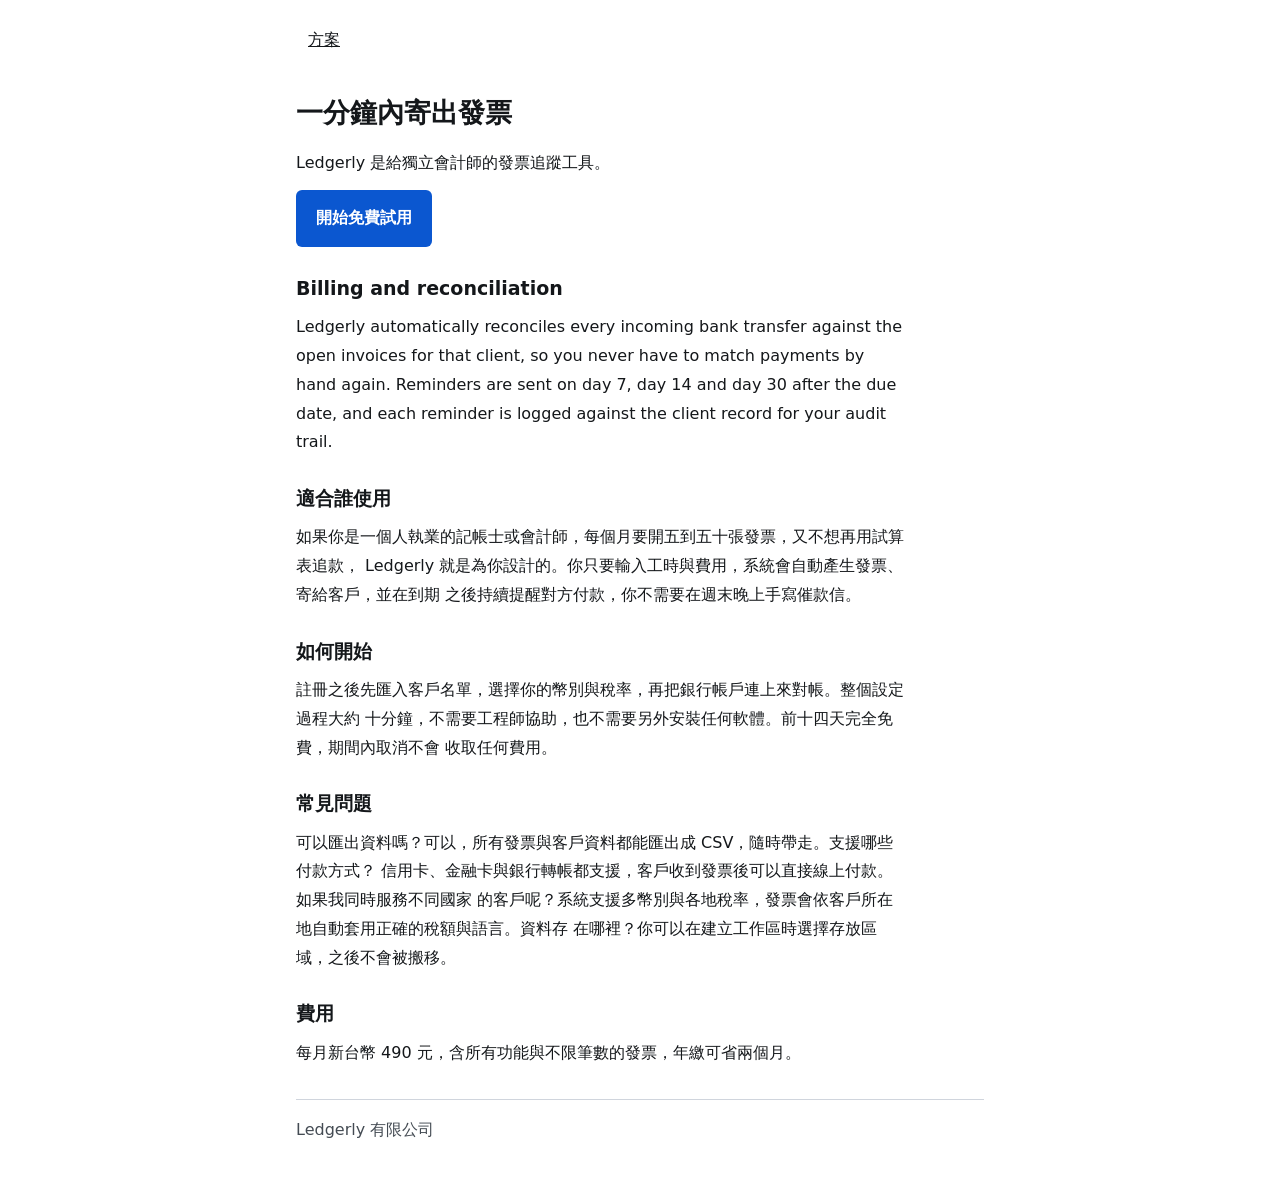
<file: scripts/tests/fixtures/multilingual-residual-en.html>
<!doctype html>
<html lang="zh-TW">
<head>
<meta charset="utf-8">
<meta name="viewport" content="width=device-width, initial-scale=1">
<meta name="description" content="給獨立會計師的發票追蹤工具。">
<title>Ledgerly 發票追蹤</title>
<!-- Defect: hreflang set has no self-reference for zh-TW -> I18N.HREFLANG.NO_SELF. -->
<link rel="alternate" hreflang="en" href="./clear-landing.html">
<link rel="alternate" hreflang="ja" href="./ja-text-expansion.html">
<link rel="alternate" hreflang="vi" href="./vi-cta-overflow.html">
<style>
  *, *::before, *::after { box-sizing: border-box; }
  body { margin: 0; font: 16px/1.8 system-ui, "Noto Sans TC", sans-serif; color: #14171a; background: #fff; }
  .wrap { max-width: 720px; margin: 0 auto; padding: 16px; }
  nav ul { list-style: none; display: flex; flex-wrap: wrap; gap: 8px; margin: 0; padding: 0; }
  nav a { display: inline-block; padding: 10px 12px; min-height: 44px; color: #14171a; }
  h1 { font-size: 27px; margin: 24px 0 12px; }
  h2 { font-size: 19px; margin: 24px 0 8px; }
  p { margin: 0 0 12px; max-width: 60ch; }
  .cta { display: inline-block; min-height: 48px; padding: 14px 20px; background: #0b57d0;
    color: #fff; font-weight: 700; border-radius: 6px; text-decoration: none; }
  footer { border-top: 1px solid #d0d5dd; margin-top: 32px; padding: 16px 0; color: #444b53; }
</style>
</head>
<body>
<div class="wrap">
  <header>
    <nav aria-label="主導覽"><ul><li><a href="./multilingual-residual-en.html">方案</a></li></ul></nav>
  </header>

  <main>
    <h1>一分鐘內寄出發票</h1>
    <p>Ledgerly 是給獨立會計師的發票追蹤工具。</p>
    <p><a class="cta" href="./multilingual-residual-en.html">開始免費試用</a></p>

    <!-- Defect: large untranslated English blocks push script_ratios.latin above 0.35
         while lang="zh-TW" -> I18N.RESIDUAL_LANGUAGE. -->
    <h2>Billing and reconciliation</h2>
    <p>Ledgerly automatically reconciles every incoming bank transfer against the open invoices
      for that client, so you never have to match payments by hand again. Reminders are sent on
      day 7, day 14 and day 30 after the due date, and each reminder is logged against the
      client record for your audit trail.</p>

    <h2>適合誰使用</h2>
    <p>如果你是一個人執業的記帳士或會計師，每個月要開五到五十張發票，又不想再用試算表追款，
      Ledgerly 就是為你設計的。你只要輸入工時與費用，系統會自動產生發票、寄給客戶，並在到期
      之後持續提醒對方付款，你不需要在週末晚上手寫催款信。</p>

    <h2>如何開始</h2>
    <p>註冊之後先匯入客戶名單，選擇你的幣別與稅率，再把銀行帳戶連上來對帳。整個設定過程大約
      十分鐘，不需要工程師協助，也不需要另外安裝任何軟體。前十四天完全免費，期間內取消不會
      收取任何費用。</p>

    <h2>常見問題</h2>
    <p>可以匯出資料嗎？可以，所有發票與客戶資料都能匯出成 CSV，隨時帶走。支援哪些付款方式？
      信用卡、金融卡與銀行轉帳都支援，客戶收到發票後可以直接線上付款。如果我同時服務不同國家
      的客戶呢？系統支援多幣別與各地稅率，發票會依客戶所在地自動套用正確的稅額與語言。資料存
      在哪裡？你可以在建立工作區時選擇存放區域，之後不會被搬移。</p>

    <h2>費用</h2>
    <p>每月新台幣 490 元，含所有功能與不限筆數的發票，年繳可省兩個月。</p>
  </main>

  <footer><p>Ledgerly 有限公司</p></footer>
</div>
</body>
</html>
</file>
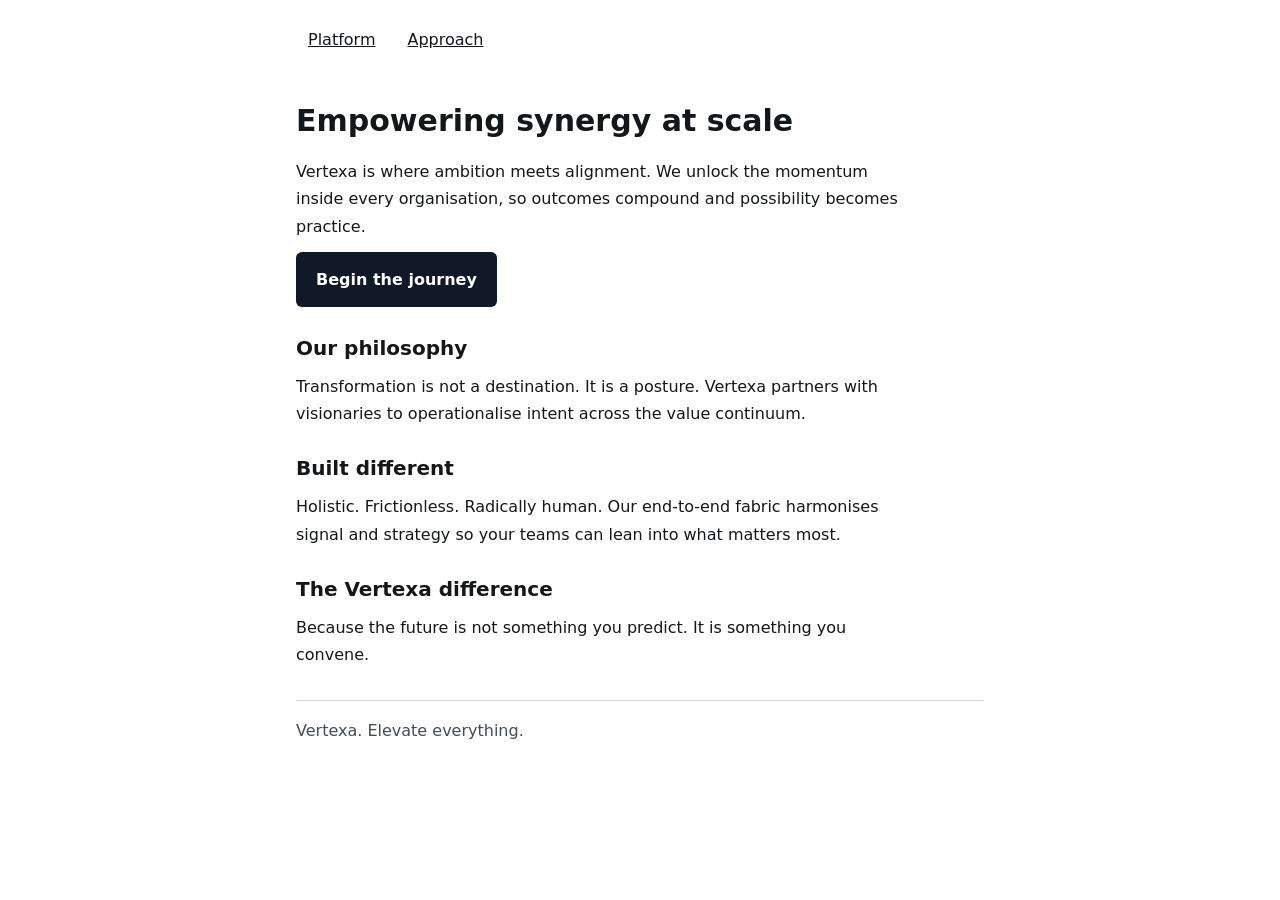
<file: scripts/tests/fixtures/vague-slogan.html>
<!doctype html>
<html lang="en">
<head>
<meta charset="utf-8">
<meta name="viewport" content="width=device-width, initial-scale=1">
<meta name="description" content="Empowering synergy at scale.">
<title>Vertexa</title>
<style>
  *, *::before, *::after { box-sizing: border-box; }
  body { margin: 0; font: 16px/1.7 system-ui, sans-serif; color: #14171a; background: #fff; }
  .wrap { max-width: 720px; margin: 0 auto; padding: 16px; }
  nav ul { list-style: none; display: flex; flex-wrap: wrap; gap: 8px; margin: 0; padding: 0; }
  nav a { display: inline-block; padding: 10px 12px; min-height: 44px; color: #14171a; }
  h1 { font-size: 30px; margin: 32px 0 12px; }
  h2 { font-size: 20px; margin: 24px 0 8px; }
  p { margin: 0 0 12px; max-width: 60ch; }
  .cta { display: inline-block; min-height: 48px; padding: 14px 20px; background: #111827;
         color: #fff; font-weight: 700; border-radius: 6px; text-decoration: none; }
  footer { border-top: 1px solid #d0d5dd; margin-top: 32px; padding: 16px 0; color: #444b53; }
</style>
</head>
<body>
<div class="wrap">
  <header>
    <nav aria-label="Main">
      <ul>
        <li><a href="./vague-slogan.html">Platform</a></li>
        <li><a href="./vague-slogan.html">Approach</a></li>
      </ul>
    </nav>
  </header>

  <main>
    <h1>Empowering synergy at scale</h1>
    <p>Vertexa is where ambition meets alignment. We unlock the momentum inside every
      organisation, so outcomes compound and possibility becomes practice.</p>
    <p><a class="cta" href="./vague-slogan.html">Begin the journey</a></p>

    <h2>Our philosophy</h2>
    <p>Transformation is not a destination. It is a posture. Vertexa partners with visionaries
      to operationalise intent across the value continuum.</p>

    <h2>Built different</h2>
    <p>Holistic. Frictionless. Radically human. Our end-to-end fabric harmonises signal and
      strategy so your teams can lean into what matters most.</p>

    <h2>The Vertexa difference</h2>
    <p>Because the future is not something you predict. It is something you convene.</p>
  </main>

  <footer>
    <p>Vertexa. Elevate everything.</p>
  </footer>
</div>
</body>
</html>
</file>
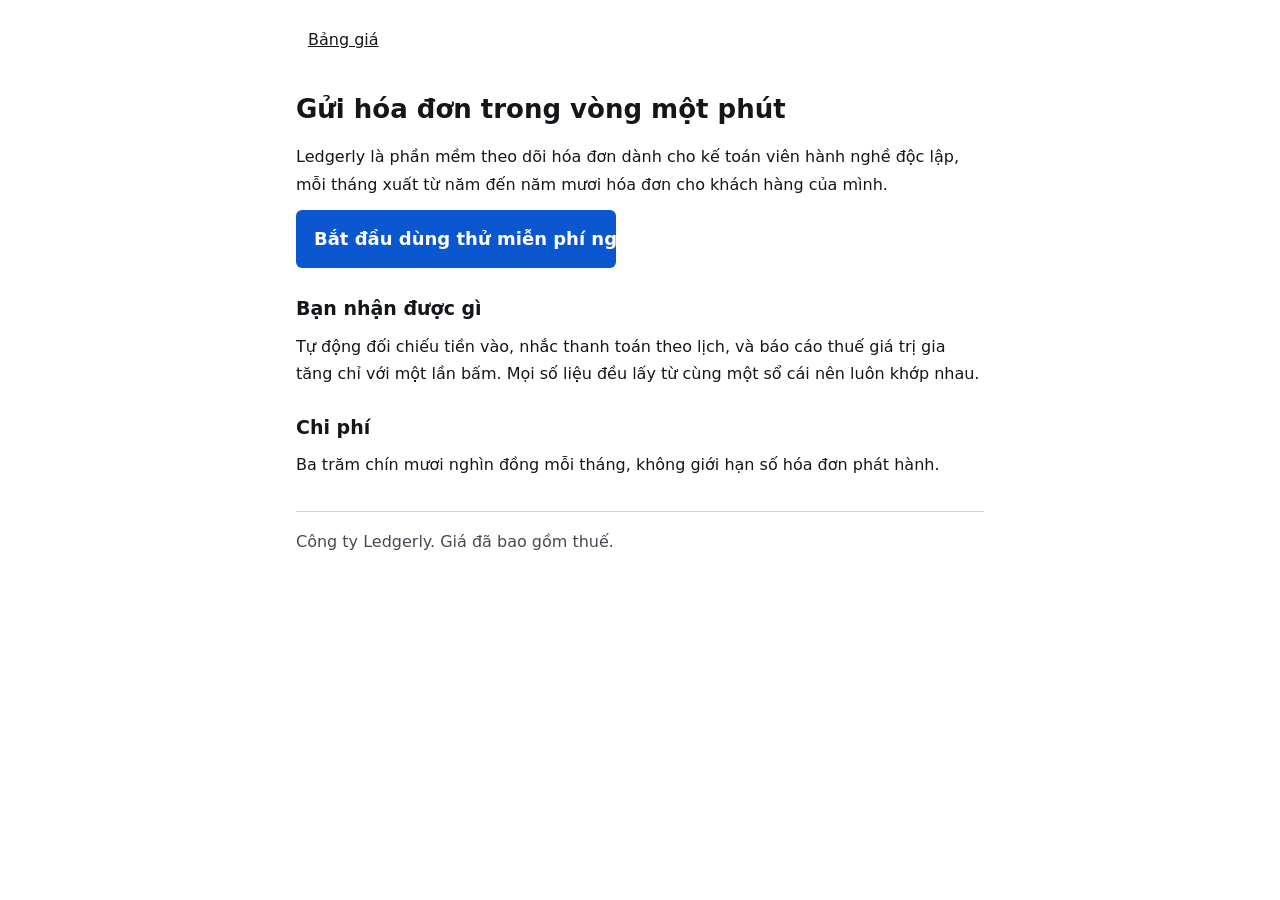
<file: scripts/tests/fixtures/vi-cta-overflow.html>
<!doctype html>
<html lang="vi">
<head>
<meta charset="utf-8">
<meta name="viewport" content="width=device-width, initial-scale=1">
<meta name="description" content="Phần mềm theo dõi hóa đơn cho kế toán viên độc lập.">
<title>Ledgerly — Theo dõi hóa đơn</title>
<style>
  *, *::before, *::after { box-sizing: border-box; }
  body { margin: 0; font: 16px/1.7 system-ui, sans-serif; color: #14171a; background: #fff; }
  .wrap { max-width: 720px; margin: 0 auto; padding: 16px; }
  nav ul { list-style: none; display: flex; flex-wrap: wrap; gap: 8px; margin: 0; padding: 0; }
  nav a { display: inline-block; padding: 10px 12px; min-height: 44px; color: #14171a; }
  h1 { font-size: 26px; margin: 24px 0 12px; }
  h2 { font-size: 19px; margin: 24px 0 8px; }
  p { margin: 0 0 12px; }
  /* Defect: a fixed 320px button with white-space: nowrap. The Vietnamese label is longer
     than the box, so at the 375px viewport the CTA text overflows horizontally. */
  .cta {
    display: inline-block;
    width: 320px;
    white-space: nowrap;
    overflow: visible;
    min-height: 48px;
    padding: 14px 18px;
    background: #0b57d0;
    color: #fff;
    font-size: 18px;
    font-weight: 700;
    border: 0;
    border-radius: 6px;
    text-align: center;
    text-decoration: none;
  }
  footer { border-top: 1px solid #d0d5dd; margin-top: 32px; padding: 16px 0; color: #444b53; }
</style>
</head>
<body>
<div class="wrap">
  <header>
    <nav aria-label="Điều hướng chính">
      <ul><li><a href="./vi-cta-overflow.html">Bảng giá</a></li></ul>
    </nav>
  </header>

  <main>
    <h1>Gửi hóa đơn trong vòng một phút</h1>
    <p>Ledgerly là phần mềm theo dõi hóa đơn dành cho kế toán viên hành nghề độc lập, mỗi tháng
      xuất từ năm đến năm mươi hóa đơn cho khách hàng của mình.</p>
    <p><a class="cta" href="./vi-cta-overflow.html">Bắt đầu dùng thử miễn phí ngay hôm nay</a></p>

    <h2>Bạn nhận được gì</h2>
    <p>Tự động đối chiếu tiền vào, nhắc thanh toán theo lịch, và báo cáo thuế giá trị gia tăng
      chỉ với một lần bấm. Mọi số liệu đều lấy từ cùng một sổ cái nên luôn khớp nhau.</p>

    <h2>Chi phí</h2>
    <p>Ba trăm chín mươi nghìn đồng mỗi tháng, không giới hạn số hóa đơn phát hành.</p>
  </main>

  <footer><p>Công ty Ledgerly. Giá đã bao gồm thuế.</p></footer>
</div>
</body>
</html>
</file>
